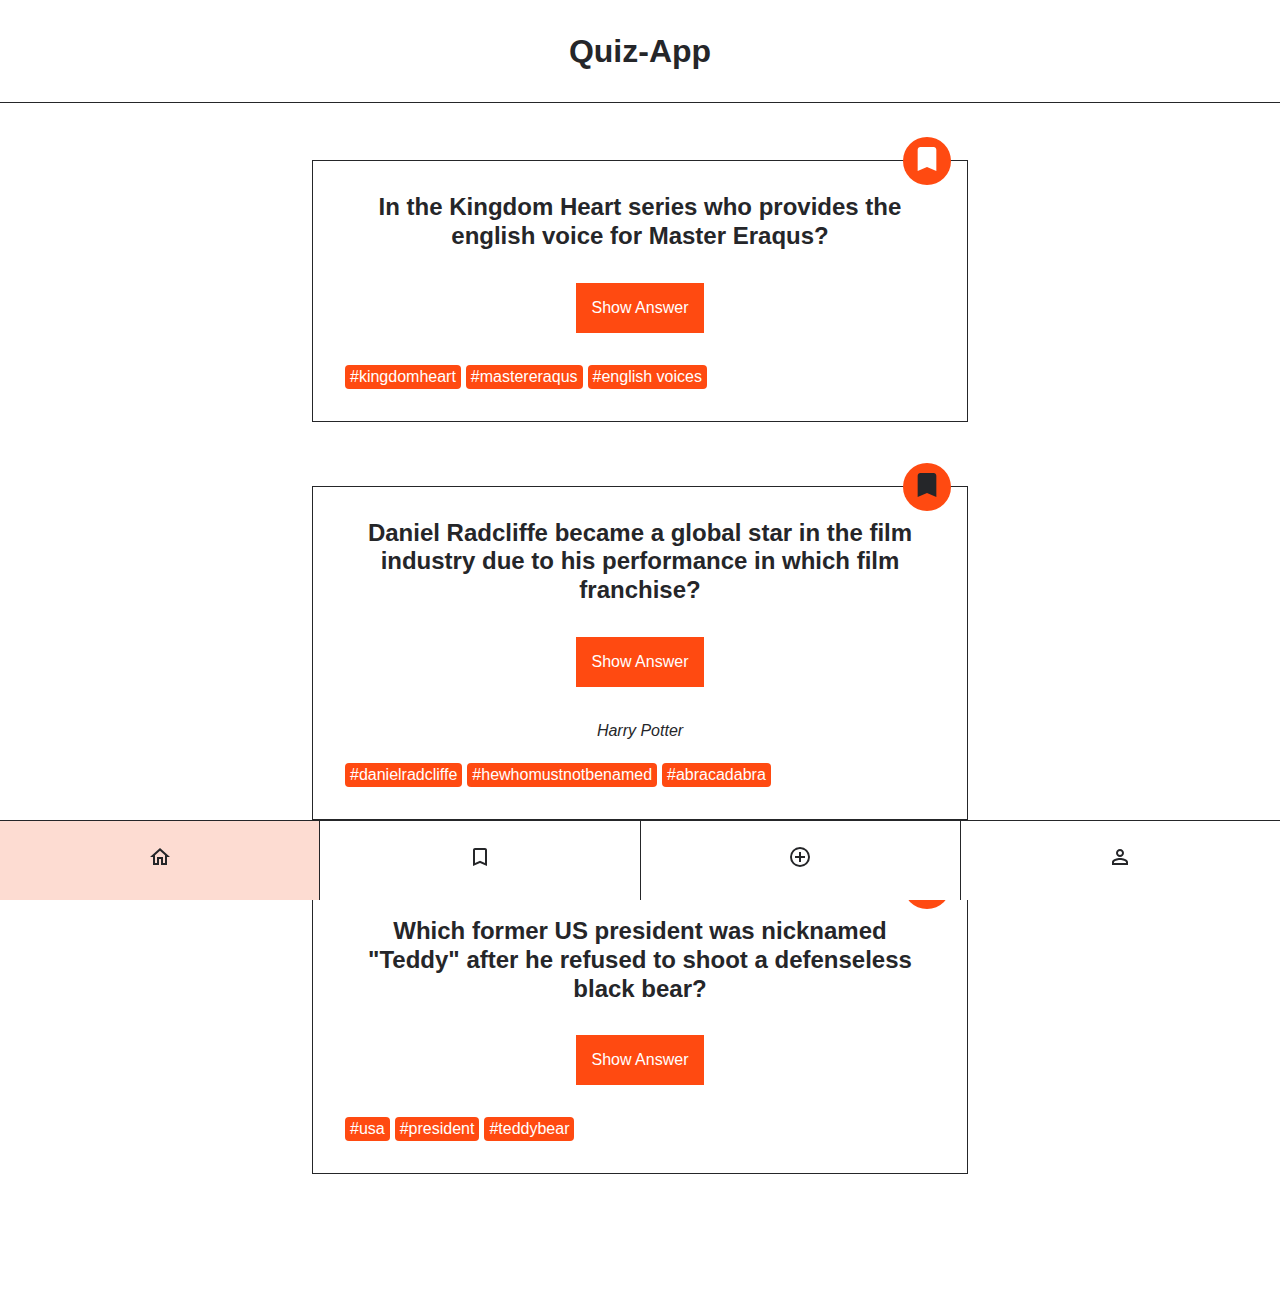
<file: index.html>
<!DOCTYPE html>
<html lang="en">
  <head>
    <meta charset="UTF-8" />
    <meta http-equiv="X-UA-Compatible" content="IE=edge" />
    <meta name="viewport" content="width=device-width, initial-scale=1.0" />
    <title>Quiz-App</title>
    <link rel="stylesheet" href="./styles.css" />
  </head>
  <body>
    <header class="header">
      <h1 class="header__title">Quiz-App</h1>
    </header>
    <main>
      <ul class="card-list">
        <!--
                FIRST CARD
              -->
        <li class="card-list__item">
          <article class="card">
            <h2 class="card__question">
              In the Kingdom Heart series who provides the english voice for
              Master Eraqus?
            </h2>
            <button
              class="card__button-answer"
              type="button"
              data-js="showAnswerButton1"
            >
              Show Answer
            </button>
            <p class="card__answer" data-js="answer1">Mark Hamill</p>
            <ul class="card__tag-list">
              <li class="card__tag-list-item">#kingdomheart</li>
              <li class="card__tag-list-item">#mastereraqus</li>
              <li class="card__tag-list-item">#english voices</li>
            </ul>
            <div class="card__button-bookmark">
              <button
                class="bookmark"
                aria-label="bookmark"
                type="button"
                data-js="bookMark1"
              >
                <svg
                  class="bookmark__icon"
                  xmlns="http://www.w3.org/2000/svg"
                  viewbox="0 0 24 24"
                >
                  <path
                    d="M17 3H7c-1.1 0-2 .9-2 2v16l7-3 7 3V5c0-1.1-.9-2-2-2z"
                  />
                </svg>
              </button>
            </div>
          </article>
        </li>
        <!--
                SECOND CARD
              -->
        <li class="card-list__item">
          <article class="card">
            <h2 class="card__question">
              Daniel Radcliffe became a global star in the film industry due to
              his performance in which film franchise?
            </h2>
            <button class="card__button-answer" type="button">
              Show Answer
            </button>
            <p class="card__answer card__answer--active">Harry Potter</p>
            <ul class="card__tag-list">
              <li class="card__tag-list-item">#danielradcliffe</li>
              <li class="card__tag-list-item">#hewhomustnotbenamed</li>
              <li class="card__tag-list-item">#abracadabra</li>
            </ul>
            <div class="card__button-bookmark">
              <button
                class="bookmark bookmark--active"
                aria-label="bookmark"
                type="button"
              >
                <svg
                  class="bookmark__icon"
                  xmlns="http://www.w3.org/2000/svg"
                  viewbox="0 0 24 24"
                >
                  <path
                    d="M17 3H7c-1.1 0-2 .9-2 2v16l7-3 7 3V5c0-1.1-.9-2-2-2z"
                  />
                </svg>
              </button>
            </div>
          </article>
        </li>
        <!--
                THIRD CARD
              -->
        <li class="card-list__item">
          <article class="card">
            <h2 class="card__question">
              Which former US president was nicknamed &quot;Teddy&quot; after he
              refused to shoot a defenseless black bear?
            </h2>
            <button class="card__button-answer" type="button">
              Show Answer
            </button>
            <p class="card__answer">Theodore Roosevelt</p>
            <ul class="card__tag-list">
              <li class="card__tag-list-item">#usa</li>
              <li class="card__tag-list-item">#president</li>
              <li class="card__tag-list-item">#teddybear</li>
            </ul>
            <div class="card__button-bookmark">
              <button class="bookmark" aria-label="bookmark" type="button">
                <svg
                  class="bookmark__icon"
                  xmlns="http://www.w3.org/2000/svg"
                  viewbox="0 0 24 24"
                >
                  <path
                    d="M17 3H7c-1.1 0-2 .9-2 2v16l7-3 7 3V5c0-1.1-.9-2-2-2z"
                  />
                </svg>
              </button>
            </div>
          </article>
        </li>
      </ul>
    </main>

    <nav class="navigation">
      <ul class="navigation__list">
        <li class="navigation__list-item navigation__list-item--active">
          <a
            class="navigation__link"
            href="/index.html"
            aria-label="go to home page"
          >
            <svg
              xmlns="http://www.w3.org/2000/svg"
              height="24px"
              viewbox="0 0 24 24"
              width="24px"
            >
              <path
                d="M12 5.69l5 4.5V18h-2v-6H9v6H7v-7.81l5-4.5M12 3L2 12h3v8h6v-6h2v6h6v-8h3L12 3z"
              />
            </svg>
          </a>
        </li>
        <li class="navigation__list-item">
          <a
            class="navigation__link"
            href="/bookmarks.html"
            aria-label="go to bookmarks page"
          >
            <svg
              xmlns="http://www.w3.org/2000/svg"
              height="24px"
              viewbox="0 0 24 24"
              width="24px"
            >
              <path
                d="M17 3H7c-1.1 0-2 .9-2 2v16l7-3 7 3V5c0-1.1-.9-2-2-2zm0 15l-5-2.18L7 18V5h10v13z"
              />
            </svg>
          </a>
        </li>
        <li class="navigation__list-item">
          <a
            class="navigation__link"
            href="/form.html"
            aria-label="go to add a card page"
          >
            <svg
              xmlns="http://www.w3.org/2000/svg"
              viewBox="0 0 24 24"
              height="24px"
              width="24px"
            >
              <path
                d="M12,20C7.59,20 4,16.41 4,12C4,7.59 7.59,4 12,4C16.41,4 20,7.59 20,12C20,16.41 16.41,20 12,20M12,2A10,10 0 0,0 2,12A10,10 0 0,0 12,22A10,10 0 0,0 22,12A10,10 0 0,0 12,2M13,7H11V11H7V13H11V17H13V13H17V11H13V7Z"
              />
            </svg>
          </a>
        </li>
        <li class="navigation__list-item">
          <a
            class="navigation__link"
            href="/profile.html"
            aria-label="go to profile page"
          >
            <svg
              xmlns="http://www.w3.org/2000/svg"
              height="24px"
              viewbox="0 0 24 24"
              width="24px"
            >
              <path
                d="M12 6c1.1 0 2 .9 2 2s-.9 2-2 2-2-.9-2-2 .9-2 2-2m0 9c2.7 0 5.8 1.29 6 2v1H6v-.99c.2-.72 3.3-2.01 6-2.01m0-11C9.79 4 8 5.79 8 8s1.79 4 4 4 4-1.79 4-4-1.79-4-4-4zm0 9c-2.67 0-8 1.34-8 4v3h16v-3c0-2.66-5.33-4-8-4z"
              />
            </svg>
          </a>
        </li>
      </ul>
    </nav>
  </body>
  <script src="/index.js"></script>
</html>
</file>
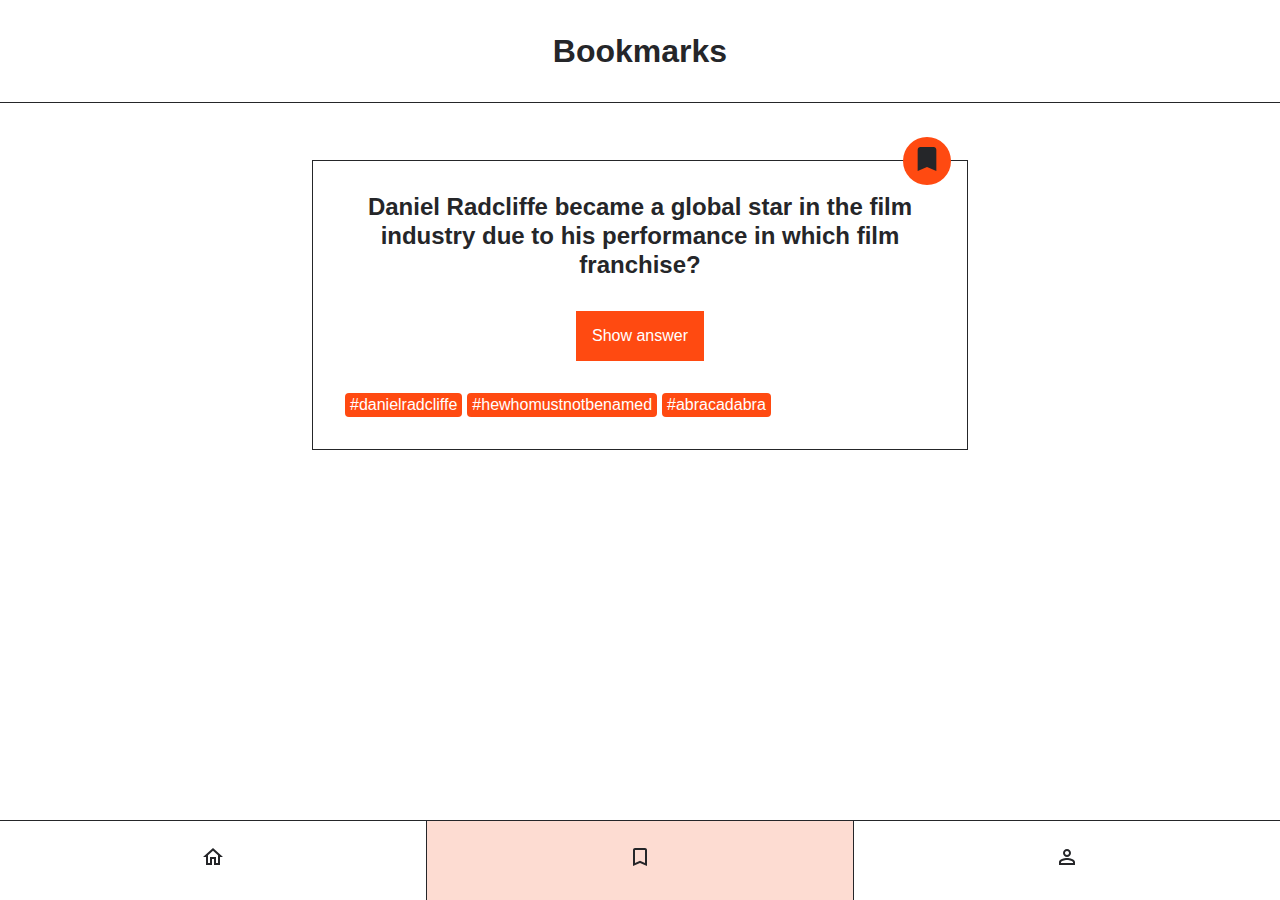
<file: bookmarks.html>
<!DOCTYPE html>
<html lang="en">
  <head>
    <meta charset="UTF-8" />
    <meta http-equiv="X-UA-Compatible" content="IE=edge" />
    <meta name="viewport" content="width=device-width, initial-scale=1.0" />
    <title>Quiz-App</title>
    <link rel="stylesheet" href="./styles.css" />
  </head>
  <body>
    <header class="header">
      <h1 class="header__title">Bookmarks</h1>
    </header>
    <main>
      <ul class="card-list">
        <li class="card-list__item">
          <article class="card">
            <h2 class="card__question">
              Daniel Radcliffe became a global star in the film industry due to
              his performance in which film franchise?
            </h2>
            <button class="card__button-answer" type="button">
              Show answer
            </button>
            <p class="card__answer">Harry Potter</p>
            <ul class="card__tag-list">
              <li class="card__tag-list-item">#danielradcliffe</li>
              <li class="card__tag-list-item">#hewhomustnotbenamed</li>
              <li class="card__tag-list-item">#abracadabra</li>
            </ul>
            <div class="card__button-bookmark">
              <button
                class="bookmark bookmark--active"
                aria-label="bookmark"
                type="button"
              >
                <svg
                  class="bookmark__icon"
                  xmlns="http://www.w3.org/2000/svg"
                  viewbox="0 0 24 24"
                >
                  <path
                    d="M17 3H7c-1.1 0-2 .9-2 2v16l7-3 7 3V5c0-1.1-.9-2-2-2z"
                  />
                </svg>
              </button>
            </div>
          </article>
        </li>
      </ul>
    </main>

    <nav class="navigation">
      <ul class="navigation__list">
        <li class="navigation__list-item">
          <a
            class="navigation__link"
            href="/index.html"
            aria-label="go to home page"
          >
            <svg
              xmlns="http://www.w3.org/2000/svg"
              height="24px"
              viewbox="0 0 24 24"
              width="24px"
            >
              <path
                d="M12 5.69l5 4.5V18h-2v-6H9v6H7v-7.81l5-4.5M12 3L2 12h3v8h6v-6h2v6h6v-8h3L12 3z"
              />
            </svg>
          </a>
        </li>
        <li class="navigation__list-item navigation__list-item--active">
          <a
            class="navigation__link"
            href="/bookmarks.html"
            aria-label="go to bookmarks page"
          >
            <svg
              xmlns="http://www.w3.org/2000/svg"
              height="24px"
              viewbox="0 0 24 24"
              width="24px"
            >
              <path
                d="M17 3H7c-1.1 0-2 .9-2 2v16l7-3 7 3V5c0-1.1-.9-2-2-2zm0 15l-5-2.18L7 18V5h10v13z"
              />
            </svg>
          </a>
        </li>
        <li class="navigation__list-item">
          <a
            class="navigation__link"
            href="/profile.html"
            aria-label="go to profile page"
          >
            <svg
              xmlns="http://www.w3.org/2000/svg"
              height="24px"
              viewbox="0 0 24 24"
              width="24px"
            >
              <path
                d="M12 6c1.1 0 2 .9 2 2s-.9 2-2 2-2-.9-2-2 .9-2 2-2m0 9c2.7 0 5.8 1.29 6 2v1H6v-.99c.2-.72 3.3-2.01 6-2.01m0-11C9.79 4 8 5.79 8 8s1.79 4 4 4 4-1.79 4-4-1.79-4-4-4zm0 9c-2.67 0-8 1.34-8 4v3h16v-3c0-2.66-5.33-4-8-4z"
              />
            </svg>
          </a>
        </li>
      </ul>
    </nav>
  </body>
</html>
</file>
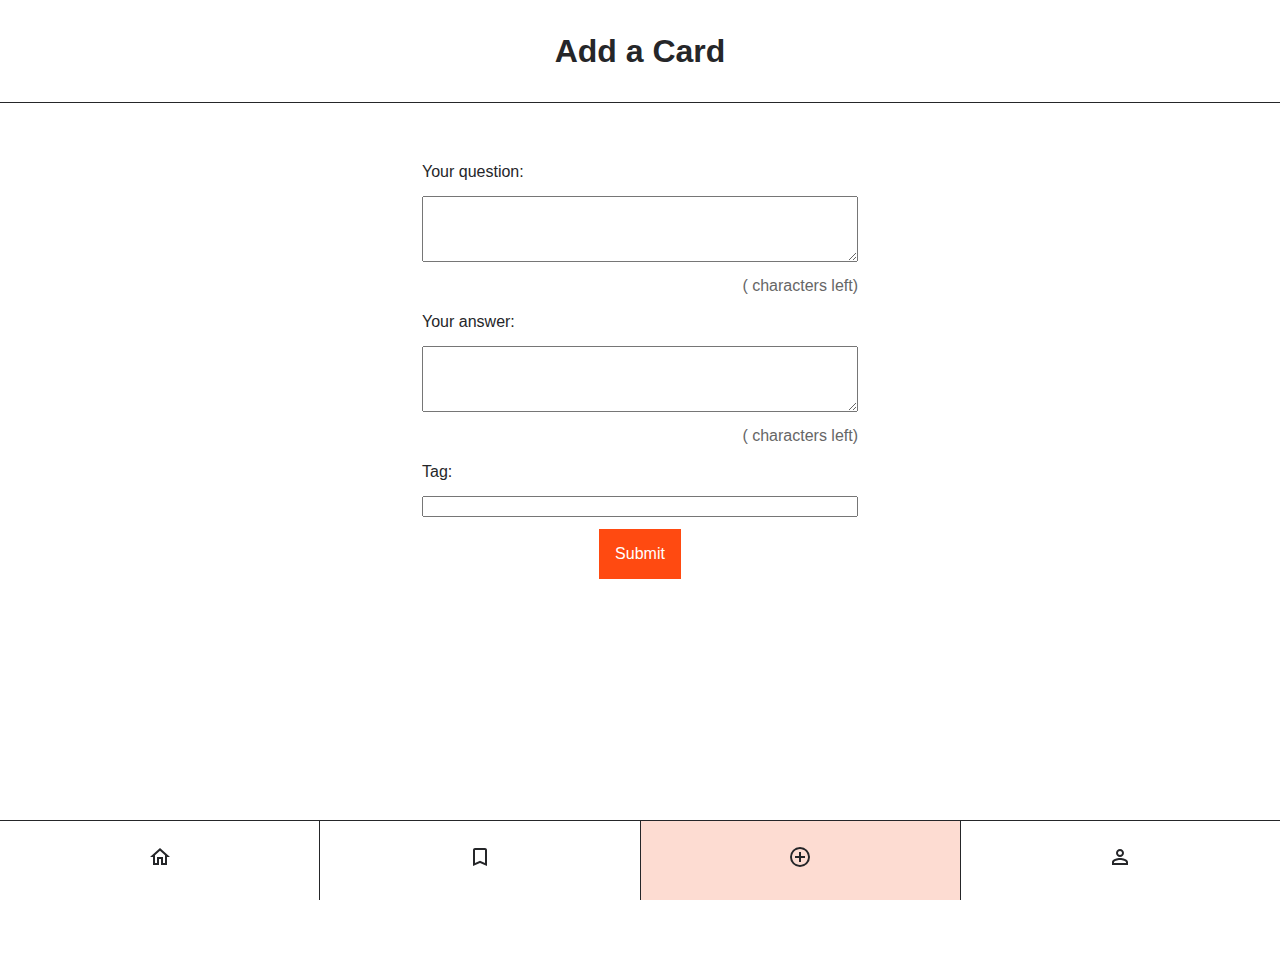
<file: form.html>
<!DOCTYPE html>
<html lang="en">
  <head>
    <meta charset="UTF-8" />
    <meta http-equiv="X-UA-Compatible" content="IE=edge" />
    <meta name="viewport" content="width=device-width, initial-scale=1.0" />
    <title>Quiz-App</title>
    <link rel="stylesheet" href="./styles.css" />
  </head>
  <body>
    <header class="header">
      <h1 class="header__title">Add a Card</h1>
    </header>
    <main>
      <form class="form" data-js="form">
        <label class="form__label" for="question">Your question:</label>
        <textarea
          maxlength="150"
          data-js="question"
          name="question"
          id="question"
          cols="50"
          rows="4"
        ></textarea>
        <small class="form__character-count"
          >(<span data-js="amountLeftForQuestion"></span> characters
          left)</small
        >

        <label class="form__label" for="answer">Your answer:</label>
        <textarea
          maxlength="150"
          data-js="answer"
          name="answer"
          id="answer"
          cols="50"
          rows="4"
        ></textarea>
        <small class="form__character-count"
          >(<span data-js="amountLeftForAnswer"></span> characters left)</small
        >

        <label class="form__label" for="tag">Tag:</label>
        <input type="text" id="tag" name="tag" />

        <button type="submit" class="card__button-answer">Submit</button>
      </form>
      <ul class="card-list">
        <li class="card-list__item" data-js="card1"></li>
      </ul>
    </main>
    <nav class="navigation">
      <ul class="navigation__list">
        <li class="navigation__list-item">
          <a
            class="navigation__link"
            href="/index.html"
            aria-label="go to home page"
          >
            <svg
              xmlns="http://www.w3.org/2000/svg"
              height="24px"
              viewbox="0 0 24 24"
              width="24px"
            >
              <path
                d="M12 5.69l5 4.5V18h-2v-6H9v6H7v-7.81l5-4.5M12 3L2 12h3v8h6v-6h2v6h6v-8h3L12 3z"
              />
            </svg>
          </a>
        </li>
        <li class="navigation__list-item">
          <a
            class="navigation__link"
            href="/bookmarks.html"
            aria-label="go to bookmarks page"
          >
            <svg
              xmlns="http://www.w3.org/2000/svg"
              height="24px"
              viewbox="0 0 24 24"
              width="24px"
            >
              <path
                d="M17 3H7c-1.1 0-2 .9-2 2v16l7-3 7 3V5c0-1.1-.9-2-2-2zm0 15l-5-2.18L7 18V5h10v13z"
              />
            </svg>
          </a>
        </li>
        <li class="navigation__list-item navigation__list-item--active">
          <a
            class="navigation__link"
            href="/form.html"
            aria-label="go to add a card page"
          >
            <svg
              xmlns="http://www.w3.org/2000/svg"
              viewBox="0 0 24 24"
              height="24px"
              width="24px"
            >
              <path
                d="M12,20C7.59,20 4,16.41 4,12C4,7.59 7.59,4 12,4C16.41,4 20,7.59 20,12C20,16.41 16.41,20 12,20M12,2A10,10 0 0,0 2,12A10,10 0 0,0 12,22A10,10 0 0,0 22,12A10,10 0 0,0 12,2M13,7H11V11H7V13H11V17H13V13H17V11H13V7Z"
              />
            </svg>
          </a>
        </li>
        <li class="navigation__list-item">
          <a
            class="navigation__link"
            href="/profile.html"
            aria-label="go to profile page"
          >
            <svg
              xmlns="http://www.w3.org/2000/svg"
              height="24px"
              viewbox="0 0 24 24"
              width="24px"
            >
              <path
                d="M12 6c1.1 0 2 .9 2 2s-.9 2-2 2-2-.9-2-2 .9-2 2-2m0 9c2.7 0 5.8 1.29 6 2v1H6v-.99c.2-.72 3.3-2.01 6-2.01m0-11C9.79 4 8 5.79 8 8s1.79 4 4 4 4-1.79 4-4-1.79-4-4-4zm0 9c-2.67 0-8 1.34-8 4v3h16v-3c0-2.66-5.33-4-8-4z"
              />
            </svg>
          </a>
        </li>
      </ul>
    </nav>
  </body>
  <script src="/form.js"></script>
</html>
</file>
<file: styles.css>
@import "./global.css";

@import "./components/bookmark/bookmark.css";
@import "./components/card-list/card-list.css";
@import "./components/card/card.css";
@import "./components/header/header.css";
@import "./components/navigation/navigation.css";
@import "./components/profile/profile.css";
@import "./components/counter-list/counter-list.css";
@import "./components/form/form.css";
</file>
